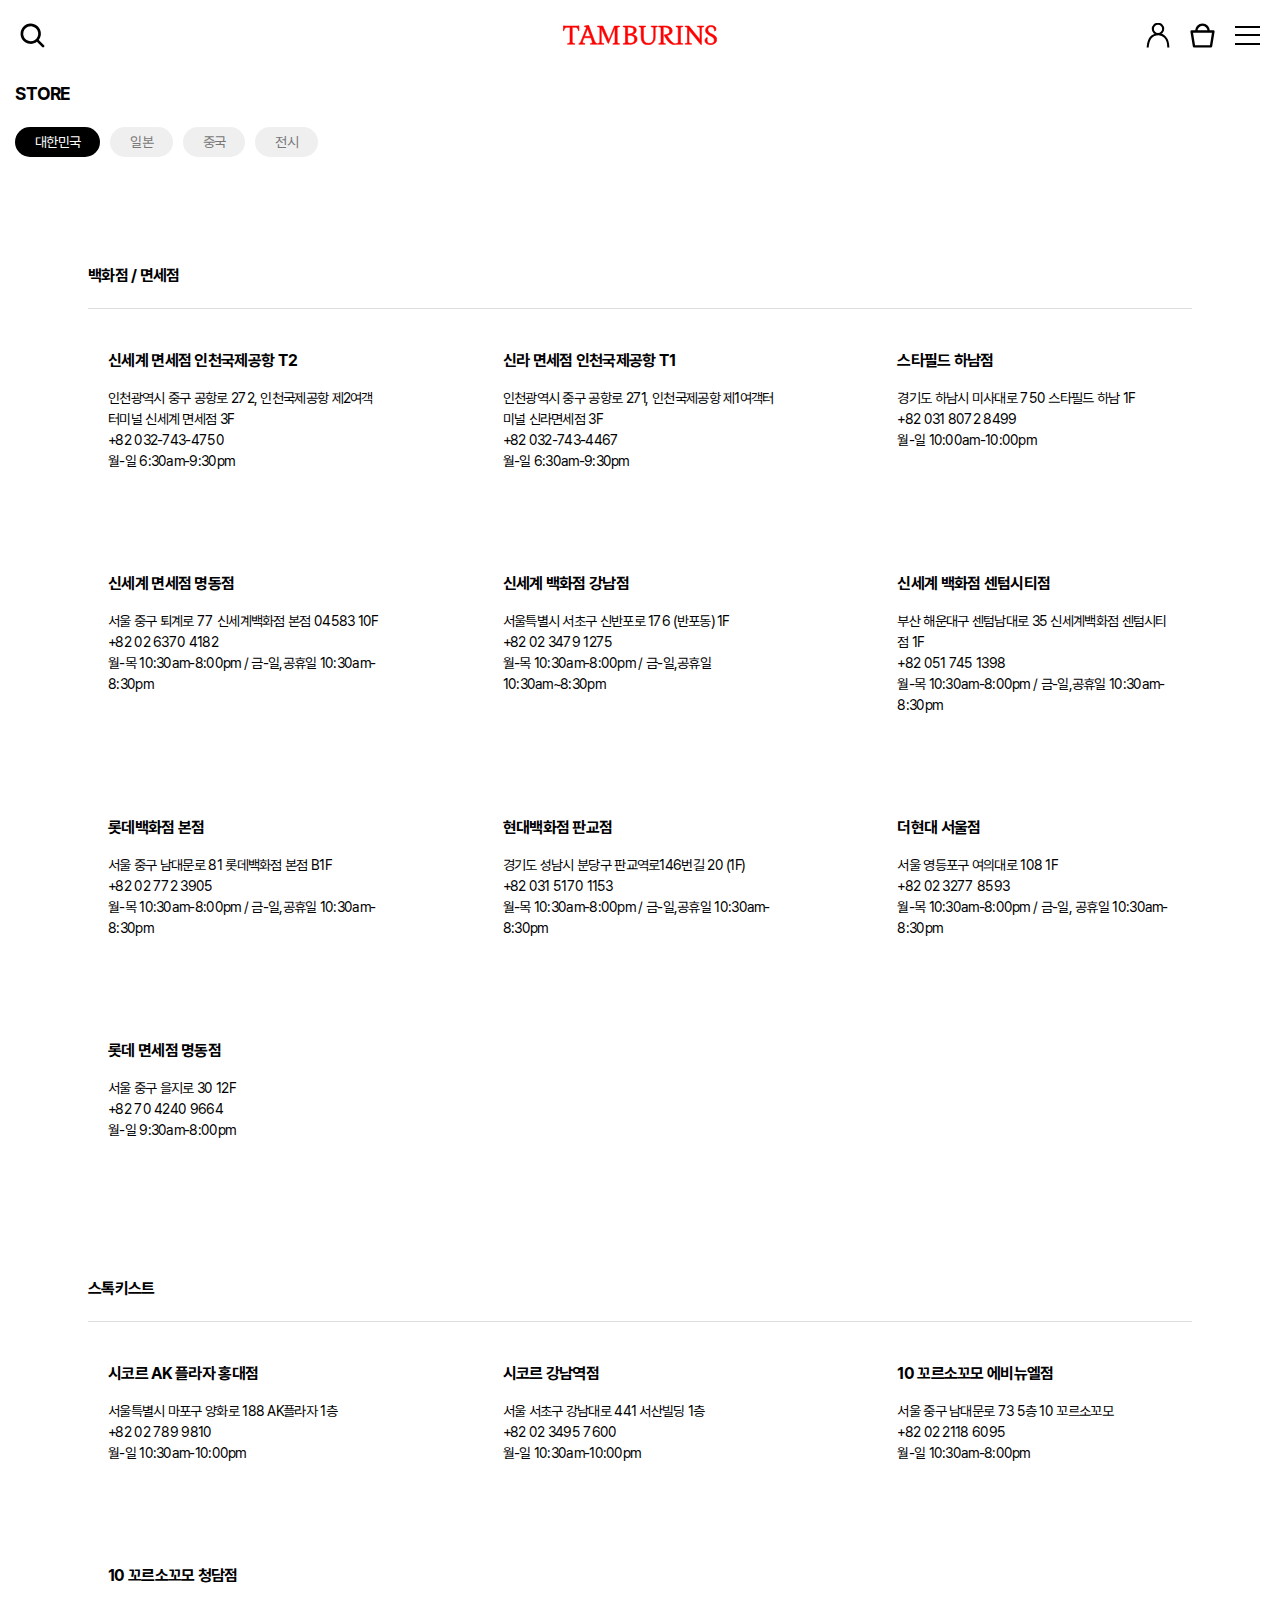
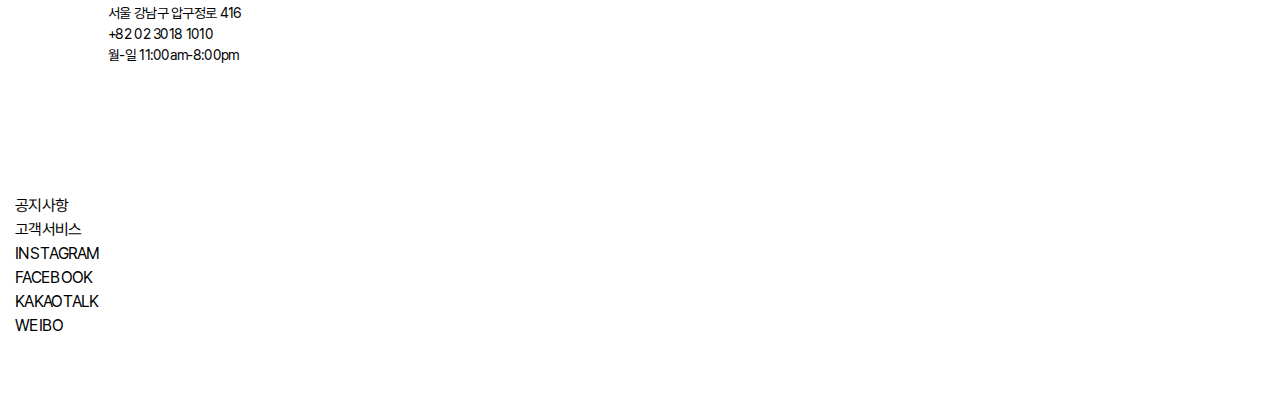
<file: assets/store.html>
<!DOCTYPE html>
<html lang="en">
  <head>
    <meta charset="UTF-8" />
    <meta name="viewport" content="width=device-width, initial-scale=1.0" />
    <link
      rel="icon"
      type="image/png"
      sizes="16x16"
      href="../assets/img/favicon.ico"
    />
    <title>TAMBURINS</title>
    <!-- css s -->
    <link rel="stylesheet" href="./css/common.css" />
    <link rel="stylesheet" href="./css/layout.css" />
    <link rel="stylesheet" href="./css/base.css" />
    <link rel="stylesheet" href="./css/store.css" />
    <!-- css e -->
    <!-- JS s -->
    <script src="./js/jquery-3.7.1.min.js"></script>
    <script src="./js/layout.js"></script>
    <script type="module" src="./js/store.js" defer></script>
    <!-- JS e -->
  </head>
  <body>
    <div class="wrapper">
      <!-- skip s -->
      <div class="skip">
        <a href="#main">본문 바로가기</a>
      </div>
      <!-- skip e -->
      <!-- header s -->
      <header class="header">
        <div class="dimm"></div>
        <div class="inner-header">
          <div class="header-left">
            <button type="button" class="search-open-btn">
              <span class="blind">검색 버튼</span>
            </button>
          </div>
          <h1 class="logo">
            <a href="#">
              <img src="./img/main/logo_red.svg" alt="TAMBURINS" />
            </a>
          </h1>
          <!-- gnb-wrap s -->
          <div class="gnb-wrap">
            <div class="gnb-inner">
              <!-- gnb s -->
              <nav class="gnb">
                <ul class="gnb-list">
                  <li>
                    <a href="#">EVENING GLOW</a>
                    <ul class="dep2">
                      <li>
                        <a href="#">
                          <p class="dep2-tit">EVENING GLOW</p>
                        </a>
                      </li>
                    </ul>
                  </li>
                  <li>
                    <a href="#">PERFUME</a>
                    <ul class="dep2">
                      <li>
                        <a href="#">
                          <p class="dep2-tit">EVENING GLOW</p>
                        </a>
                      </li>
                      <li>
                        <a href="#">
                          <p class="dep2-tit">EVENING GLOW</p>
                        </a>
                      </li>
                    </ul>
                  </li>
                  <li>
                    <a href="#">HAND&LIP</a>
                    <ul class="dep2">
                      <li>
                        <a href="#">
                          <p class="dep2-tit">EVENING GLOW</p>
                        </a>
                      </li>
                    </ul>
                  </li>
                  <li>
                    <a href="#">BODY</a>
                    <ul class="dep2">
                      <li>
                        <a href="#">
                          <p class="dep2-tit">EVENING GLOW</p>
                        </a>
                      </li>
                    </ul>
                  </li>
                  <li>
                    <a href="#">HOME FRAGRANCE</a>
                    <ul class="dep2">
                      <li>
                        <a href="#">
                          <p class="dep2-tit">EVENING GLOW</p>
                        </a>
                      </li>
                    </ul>
                  </li>
                  <li>
                    <a href="#">STORE</a>
                  </li>
                  <li>
                    <a href="#">COMMUNITY</a>
                    <ul class="dep2">
                      <li>
                        <a href="#">
                          <p class="dep2-tit">EVENING GLOW</p>
                        </a>
                      </li>
                    </ul>
                  </li>
                </ul>
              </nav>
              <!-- gnb e -->
              <!-- gnb-link s -->
              <div class="gnb-link">
                <ul class="link-list">
                  <li><a href="#">고객서비스</a></li>
                  <li><a href="#">SHOP IN KOREAN</a></li>
                </ul>
              </div>
              <!-- gnb-link e -->
            </div>
          </div>
          <!-- gnb-wrap e -->
          <!-- util s -->
          <div class="util">
            <button type="button" class="account-btn cart-btn">
              <span class="blind">로그인 버튼</span>
            </button>
            <button type="button" class="cart-btn">
              <span class="blind">장바구니 버튼</span>
            </button>
            <button type="button" class="menu-btn">
              <span class="blind">메뉴 버튼</span>
              <span class="line"></span>
            </button>
          </div>
          <!-- util e -->
        </div>
        <!-- search-wrap s -->
        <div class="search-wrap">
          <div class="search-top">
            <button type="button" class="search-close-btn">
              <span class="blind">검색창 닫힘</span>
            </button>
          </div>
          <div class="search-form">
            <form id="searchFrm" name="searchFrm" action="abc.php">
              <fieldset>
                <legend class="blind">검색창</legend>
                <div class="form-inner">
                  <div class="search-box">
                    <input
                      type="text"
                      id="searchForm"
                      name="query"
                      placeholder="어떤 상품을 찾으시나요?"
                      title="검색어"
                      tabindex="0"
                    />
                    <button type="button" class="erase-btn">
                      <span class="blind">검색결과 지우기</span>
                    </button>
                    <button type="button" class="search-btn">
                      <span class="blind">검색</span>
                    </button>
                  </div>
                  <div class="search-content recommend active">
                    <em class="box-tit">제안</em>
                    <ul class="recommend-list">
                      <li>퍼퓸 이브닝글로우 11mL</li>
                      <li>퍼퓸 이브닝글로우 50mL</li>
                      <li>퍼퓸 밤 이브닝글로우</li>
                      <li>쉘 퍼퓸 핸드 이브닝글로우</li>
                    </ul>
                  </div>
                  <div class="search-content result">
                    <em class="box-tit">검색 결과</em>
                    <ul class="result-list">
                      <li class="item">
                        <a href="#">
                          <div class="img-box">
                            <img src="./img/img-test01.jpg" alt="이미지" />
                          </div>
                          <p class="item-name">
                            <span class="result">이브닝 글로우</span> 핸드크림
                          </p>
                        </a>
                      </li>
                      <li class="item">
                        <a href="#">
                          <div class="img-box">
                            <img src="./img/img-test01.jpg" alt="이미지" />
                          </div>
                          <p class="item-name">
                            <span class="result">이브닝 글로우</span> 핸드크림
                          </p>
                        </a>
                      </li>
                      <li class="item">
                        <a href="#">
                          <div class="img-box">
                            <img src="./img/img-test01.jpg" alt="이미지" />
                          </div>
                          <p class="item-name">
                            <span class="result">이브닝 글로우</span> 핸드크림
                          </p>
                        </a>
                      </li>
                    </ul>
                    <div class="btn-wrap">
                      <button type="button" class="more-btn">
                        검색결과 더보기
                      </button>
                    </div>
                  </div>
                </div>
              </fieldset>
            </form>
          </div>
        </div>
        <!-- search-wrap e -->
      </header>
      <!-- header e -->
      <!-- sub-container s -->
      <div class="sub-container" id="main">
        <!-- sub-top s -->
        <div class="sub-top">
          <div class="inner">
            <h3 class="sub-title">store</h3>
            <ul class="category-tab">
              <li class="on"><a href="#">대한민국</a></li>
              <li><a href="#">일본</a></li>
              <li><a href="#">중국</a></li>
              <li><a href="#">전시</a></li>
            </ul>
          </div>
        </div>
        <!-- sub-top e -->
        <!-- contents s -->
        <div class="contents">
          <!-- 여기부터 컨텐츠 추가 -->
          <div class="store_wrap">
            <div class="store_section">
              <ul class="store_list"></ul>
            </div>

            <div class="store-desc">
              <div class="store_section">
                <h3>백화점 / 면세점</h3>
                <ul class="store_grid">
                  <li class="item">
                    <strong>신세계 면세점 인천국제공항 T2</strong>
                    <ul>
                      <li>
                        인천광역시 중구 공항로 272, 인천국제공항 제2여객터미널
                        신세계 면세점 3F
                      </li>
                      <li>+82 032-743-4750</li>
                      <li>월-일 6:30am-9:30pm</li>
                    </ul>
                  </li>
                  <li class="item">
                    <strong>신라 면세점 인천국제공항 T1</strong>
                    <ul>
                      <li>
                        인천광역시 중구 공항로 271, 인천국제공항 제1여객터미널
                        신라면세점 3F
                      </li>
                      <li>+82 032-743-4467</li>
                      <li>월-일 6:30am-9:30pm</li>
                    </ul>
                  </li>
                  <li class="item">
                    <strong>스타필드 하남점</strong>
                    <ul>
                      <li>경기도 하남시 미사대로 750 스타필드 하남 1F</li>
                      <li>+82 031 8072 8499</li>
                      <li>월-일 10:00am-10:00pm</li>
                    </ul>
                  </li>
                  <li class="item">
                    <strong>신세계 면세점 명동점</strong>
                    <ul>
                      <li>서울 중구 퇴계로 77 신세계백화점 본점 04583 10F</li>
                      <li>+82 02 6370 4182</li>
                      <li>
                        월-목 10:30am-8:00pm / 금-일,공휴일 10:30am-8:30pm
                      </li>
                    </ul>
                  </li>
                  <li class="item">
                    <strong>신세계 백화점 강남점</strong>
                    <ul>
                      <li>서울특별시 서초구 신반포로 176 (반포동) 1F</li>
                      <li>+82 02 3479 1275</li>
                      <li>
                        월-목 10:30am-8:00pm / 금-일,공휴일 10:30am~8:30pm
                      </li>
                    </ul>
                  </li>
                  <li class="item">
                    <strong>신세계 백화점 센텀시티점</strong>
                    <ul>
                      <li>
                        부산 해운대구 센텀남대로 35 신세계백화점 센텀시티점 1F
                      </li>
                      <li>+82 051 745 1398</li>
                      <li>
                        월-목 10:30am-8:00pm / 금-일,공휴일 10:30am-8:30pm
                      </li>
                    </ul>
                  </li>
                  <li class="item">
                    <strong>롯데백화점 본점</strong>
                    <ul>
                      <li>서울 중구 남대문로 81 롯데백화점 본점 B1F</li>
                      <li>+82 02 772 3905</li>
                      <li>
                        월-목 10:30am-8:00pm / 금-일,공휴일 10:30am-8:30pm
                      </li>
                    </ul>
                  </li>
                  <li class="item">
                    <strong>현대백화점 판교점</strong>
                    <ul>
                      <li>경기도 성남시 분당구 판교역로146번길 20 (1F)</li>
                      <li>+82 031 5170 1153</li>
                      <li>
                        월-목 10:30am-8:00pm / 금-일,공휴일 10:30am-8:30pm
                      </li>
                    </ul>
                  </li>
                  <li class="item">
                    <strong>더현대 서울점</strong>
                    <ul>
                      <li>서울 영등포구 여의대로 108 1F</li>
                      <li>+82 02 3277 8593</li>
                      <li>
                        월-목 10:30am-8:00pm / 금-일, 공휴일 10:30am-8:30pm
                      </li>
                    </ul>
                  </li>
                  <li class="item">
                    <strong>롯데 면세점 명동점</strong>
                    <ul>
                      <li>서울 중구 을지로 30 12F</li>
                      <li>+82 70 4240 9664</li>
                      <li>월-일 9:30am-8:00pm</li>
                    </ul>
                  </li>
                </ul>
              </div>
              <div class="store_section">
                <h3>스톡키스트</h3>
                <ul class="store_grid">
                  <li class="item">
                    <strong>시코르 AK 플라자 홍대점</strong>
                    <ul>
                      <li>서울특별시 마포구 양화로 188 AK플라자 1층</li>
                      <li>+82 02 789 9810</li>
                      <li>월-일 10:30am-10:00pm</li>
                    </ul>
                  </li>
                  <li class="item">
                    <strong>시코르 강남역점</strong>
                    <ul>
                      <li>서울 서초구 강남대로 441 서산빌딩 1층</li>
                      <li>+82 02 3495 7600</li>
                      <li>월-일 10:30am-10:00pm</li>
                    </ul>
                  </li>
                  <li class="item">
                    <strong>10 꼬르소꼬모 에비뉴엘점</strong>
                    <ul>
                      <li>서울 중구 남대문로 73 5층 10 꼬르소꼬모</li>
                      <li>+82 02 2118 6095</li>
                      <li>월-일 10:30am-8:00pm</li>
                    </ul>
                  </li>
                  <li class="item">
                    <strong>10 꼬르소꼬모 청담점</strong>
                    <ul>
                      <li>서울 강남구 압구정로 416</li>
                      <li>+82 02 3018 1010</li>
                      <li>월-일 11:00am-8:00pm</li>
                    </ul>
                  </li>
                </ul>
              </div>
            </div>
          </div>
        </div>
        <!-- contents e -->
      </div>
      <!-- sub-container e -->
      <!-- footer s -->
      <footer class="footer">
        <div class="footer-inner">
          <div class="footer-top">
            <ul class="footer-link">
              <li><a href="#">공지사항</a></li>
              <li><a href="#">고객서비스</a></li>
            </ul>
            <ul class="sns-list">
              <li>
                <a
                  href="https://www.instagram.com/tamburinsofficial/"
                  target="_blank"
                  title="새창열림"
                  >INSTAGRAM</a
                >
              </li>
              <li>
                <a
                  href="https://www.facebook.com/tamburinsofficial/"
                  target="_blank"
                  title="새창열림"
                  >FACEBOOK</a
                >
              </li>
              <li>
                <a
                  href="https://pf.kakao.com/_RkqIj"
                  target="_blank"
                  title="새창열림"
                  >KAKAOTALK</a
                >
              </li>
              <li>
                <a
                  href="https://weibo.com/tamburinsofficial"
                  target="_blank"
                  title="새창열림"
                  >WEIBO</a
                >
              </li>
            </ul>
          </div>
          <div class="footer-btm">
            <div class="footer-logo">
              <img src="./img/main/logo.svg" alt="TAMBURINS" />
            </div>
          </div>
        </div>
      </footer>
      <!-- footer e -->
    </div>
  </body>
</html>
</file>
<file: assets/css/common.css>
@charset "utf-8";
/* font s */
@font-face {
  font-family: 'Pretendard';
  src: url(../font/Pretendard-Regular.woff) format('woff');
  font-weight: 400;
}
@font-face {
  font-family: 'Pretendard';
  src: url(../font/Pretendard-Medium.woff) format('woff');
  font-weight: 500;
}
@font-face {
  font-family: 'Pretendard';
  src: url(../font/Pretendard-Bold.woff) format('woff');
  font-weight: 700;
}
@font-face {
    font-family: 'Tamburins';
    src: url(../font/Tamburins-Regular.woff) format('woff');
    font-weight: 500;
  }
/* font e */
:root {
    /* font */
    --pretendard: 'Pretendard', sans-serif;
    --tamburins: 'Tamburins', serif;

    /* color */
    --point-color: #FF0000;
    --header-btn-color: #000;
    --menu-btn-color: #fff;
    --border-color: #eee;
    --sub-text-color: #a4a4a4;
    --link-btn-color: #000;

    /* 단위 (높이, 마진 패딩 값 등) */
    --header-height: 45px;
    --gnb-link-height: 120px;
    --header-btn-size: 20px;
}

/* reset css s */
* {margin :0; padding: 0; font: inherit; color: inherit;}
*, :after, :before {box-sizing: border-box; flex-shrink: 0;}
:root {-webkit-tap-highlight-color: transparent; -webkit-text-size-adjust: 100%; text-size-adjust: 100%; cursor: default; line-height: 1.5; overflow-wrap: break-word; word-break: break-word; tab-size: 4}
html, body {height: 100%;}
img, picture, video, canvas, svg {display: block; max-width: 100%;}
button {background: none; border: 0; cursor: pointer;}
a {text-decoration: none;}
table {border-collapse: collapse; border-spacing: 0;}
ul, ol {list-style: none;}
address, em {font-style: normal;}
fieldset {border: 0;}
html {font-family: var(--pretendard);}
iframe {overflow: hidden; margin: 0; padding: 0; border: 0;}
/* reset css e */

/* common css s */
body {font-size: 14px; letter-spacing: -0.7px;}
body.on {overflow: hidden;}
.dimm {position: fixed;  left: 0;  top: 0;  bottom: 0;  opacity: 0;  width: 100%;  height: 0;  background: rgba(17, 17, 17, 0.8); transition: opacity 0.3s; backdrop-filter: saturate(180%) blur(10px); -webkit-backdrop-filter: saturate(180%) blur(10px);}
.dimm.on {opacity: 1;  height: 100vh;  z-index: 20;}
.blind {position: absolute; overflow: hidden; width: 1px; height: 1px; clip: rect(0,0,0,0); margin: -1px;}
.skip {width: 100%; height: 0; top: 0; left: 0;}
.skip a {display: block; overflow: hidden; position: absolute; top: 0; text-indent: -9999px;}
.skip a:focus, .skip a:active {display: block; position: absolute;  top: 0;  width: 100%; z-index: 9999;  padding: 10px 0; font-size: 15px; line-height: 14px; text-indent: 0; text-align: center; color: #fff; background: #444;}
.skip a:focus-visible {outline: 3px dashed #000; outline-offset: -3px;}
.wrapper {min-width: 280px; height: 100%; display: flex; flex-direction: column;}
::selection {background-color: #000; color: #fff;}
@media screen and (min-width: 768px) {
  body {font-size: 15px;}
}

@media screen and (min-width: 1024px) {
  body {font-size: 16px;}
}
</file>
<file: assets/css/layout.css>
@charset "utf-8";
/** header s **/
.header {height: var(--header-height); position: fixed; left: 0; top: 0; right: 0; z-index: 20;}
.header.sticky {backdrop-filter: blur(15px); -webkit-backdrop-filter: blur(15px);}
@media screen and (min-width: 768px) {
    :root {--header-height: 60px;}
}

@media screen and (min-width: 1024px) {
    :root {--header-height: 70px;}
}
/* inner-header s */
.inner-header {display: flex; justify-content: space-between; align-items: center; padding: 10px; height: 100%;}
.logo {width: 116px;}
.logo>a {display: flex;}
.logo img {width: 100%; height: 100%;}
.header-left {display: flex; align-items: center;}
@media screen and (min-width: 768px) {
    .logo {width: 154px;}
    .inner-header {padding: 10px 15px;}
    .header-left {min-width: 115px;}
}

@media screen and (min-width: 1024px) {
    .inner-header {padding: 15px 20px;}
}
/* inner-header e */
/* gnb s */
.gnb-wrap {position: fixed; top: 0; right: -100%; width: 100%; height: 100vh; transition: right 0.4s; background-color: #fff;}
.gnb-wrap.open {right: 0;}

.gnb-top {height: var(--header-height); display: flex; justify-content: flex-end; align-items: center; padding: 10px;}
.gnb {height: calc(100% - var(--header-height) - var(--gnb-link-height));}

.gnb-inner {display: flex; flex-direction: column; padding-top: var(--header-height); height: calc(100% + var(--header-height));}

.gnb .dep1 {display: flex; padding: 13px 15px; font-size: 18px; cursor: pointer;}
.gnb .dep2 {display: none; padding: 0 15px 30px; font-size: 15px;}
.gnb-link {height: var(--gnb-link-height); padding: 10px;}

.link-list>li:not(:last-child) {padding-bottom: 10px;}

@media screen and (min-width: 768px) {
    .gnb .dep1  {font-size: 22px;}
    .gnb .dep2 {font-size: 18px;}
}

@media screen and (min-width: 1024px) {
    .gnb .dep1  {font-size: 22px;}
    .gnb .dep2 {font-size: 18px;}
}

@media screen and (min-width: 1200px) {
    .gnb .dep1 {font-size: 28px;}
}

@media screen and (min-width: 1400px) {
    .gnb .dep1 {font-size: 1.8vw;}
    .gnb .dep2 {font-size: 20px;}
}
/* gnb e */
/* util s */
.util {display: flex; gap: 12px;}
.util button {width: var(--header-btn-size); height: var(--header-btn-size); background-repeat: no-repeat; background-position: center; background-size: 100%;}
.search-open-btn {width: var(--header-btn-size); height: var(--header-btn-size); background: url('../img/main/icon_search_w.svg') no-repeat center/100%;}

.menu-btn {position: relative; display: flex; flex-direction: column; justify-content: center; z-index: 19; transition: background-color .3s;}
.menu-btn .line {width: var(--header-btn-size); height: 2px; background-color: var(--menu-btn-color);}
.menu-btn .line::before, .menu-btn .line::after {content: ''; position: absolute; left: 0; width: var(--header-btn-size); height: 2px; background-color: var(--menu-btn-color);}
.menu-btn .line::before {top: 2px;}
.menu-btn .line::after {bottom: 2px;}
.menu-btn.on {--menu-btn-color: #000;}
.menu-btn.on .line {transform: rotate(-45deg); width: var(--header-btn-size); transition: rotate .3s;}
.menu-btn.on .line::before {top: 0; opacity: 0;}
.menu-btn.on .line::after {bottom: 0; transform: rotate(90deg);}

.util button.cart-btn {background-image: url('../img/main/icon_bag_w.svg'); position: relative;}
.util button.account-btn {background-image: url('../img/main/icon_account_w.svg'); background-size: 96%;}
.cart-item-count {position: absolute; top: 0; right: -7px; width: 16px; height: 16px; display: inline-block;  background: #000;  color: #fff; border-radius: 50%; font-size: 10px;}


@media screen and (min-width: 768px) {
    .util {gap: 20px;}
    .header {--header-btn-size: 25px;}
    .menu-btn .line::before {top: 3px;}
    .menu-btn .line::after {bottom: 3px;}
}
/* util e */
/* search s */
.search-wrap {position: fixed; top: 0; bottom: 0; left: -100%; width: 100%; max-width: 768px; height: 100vh; background: #fff; transition: left 0.4s; overflow-y: auto; z-index: 35;}
.search-wrap.open {left: 0;}

.search-top {height: var(--header-height); display: flex; align-items: center; justify-content: flex-end; padding: 10px 28px;}
.search-top button {width: var(--header-btn-size); height: var(--header-btn-size); position: relative;}
.search-top button::before, .search-top button::after {content: ''; display: inline-block; position: absolute; width: var(--header-btn-size); height: 2px; background-color: #000; left: 0;}
.search-top button::before  {transform: rotate(45deg);}
.search-top button::after  {transform: rotate(-45deg);}

.search-form {padding: 15px 15px 30px;}
.form-inner {display: flex; flex-direction: column; gap: 25px;}
.search-form input {border: none;  background: transparent; width: calc(100% - 40px); padding: 10px 35px 10px 17px;}
.search-box {background: #f9f9f9; position: relative; padding: 5px 10px;}
.search-box button {position: absolute; right: 11px; top: 50%; transform: translateY(-50%);}
.search-btn {width: 35px; height: 35px; background: url('../img/main/icon_search_b.svg') no-repeat center/50%;}
.search-box button.erase-btn {width: 35px; height: 35px; right: 46px; opacity: 0; transition: opacity .25s;}
.search-box button.erase-btn.on {opacity: 1;}
.erase-btn::before, .erase-btn::after {content: ''; position: absolute; left: 50%; top: 50%; width: 20px; height: 2px; background-color: #aaa; translate: -50% -50%;}
.erase-btn::before {rotate: 45deg;}
.erase-btn::after {rotate: -45deg;}

.search-content {display: none;}
.search-content.active {display: block;}
.box-tit {display: block; font-size: 1.3rem; font-weight: 700; margin-bottom: 0.8rem;}
.recommend-list>li {cursor: pointer;}
.recommend-list>li:not(:first-child) {padding-top: 0.5rem;}

.result-list {display: flex; flex-direction: column; gap: 10px;}
.result-list .item>a {display: flex; gap: 10px; align-items: center;}
.result-list .img-box {width: 80px; height: 100px; border-radius: 5px; overflow: hidden;}
.result-list .img-box img {width: 100%; height: 100%; object-fit: cover;}
.result-list .item-name {color: #777;}
.result-list .item-name strong {color: #000;}ß
.result-list .result {color: #000;}

.search-wrap .btn-wrap {margin-top: 1.5rem;}
.search-wrap .more-btn {display: none; width: 100%; padding: 7px 20px; border: 1px solid var(--border-color); border-radius: 5px;}

@media screen and (min-width: 768px) {
    .result-list .item>a {gap: 20px;}
    .search-form {padding: 15px 70px 30px;}
}
/* search e */
/** header e **/

/** footer s **/
.footer {margin-top: auto; padding: 40px 15px;}
.footer-btm {display: flex; justify-content: space-between; margin-top: 20px;}

.footer-btm a:hover, .footer-top a:focus {text-decoration: underline;}
.footer-btm p {font-weight: 700;}

@media screen and (min-width: 768px) {
    .footer-btm {margin-top: 40px; padding: 0 10px;}
    .footer-btm ul {display: flex; gap: 10px;}
    .footer-btm>div {display: flex; gap: 10px;}
}

/** footer e **/

/* 공통 max-width */
.inner-header, .gnb-inner, .footer-inner {max-width: 1600px; margin: 0 auto;}
</file>
<file: assets/css/base.css>
@charset "utf-8";
/* sub 레이아웃 */
.header {background: #fff;}
.header .search-open-btn {background-image: url('../img/main/icon_search_b.svg');}
.header .menu-btn {--menu-btn-color: #000;}
.header .util button.cart-btn {background-image: url('../img/main/icon_bag_b.svg');}
.header .util button.account-btn {background-image: url('../img/main/icon_account_b.svg'); z-index: 1;}

.sub-top {position: fixed; top: var(--header-height);  width: 100%; background-color: #fff; z-index: 15;}
.sub-top .inner {width: 100%; max-width: 1600px; display: flex; flex-direction: column; margin: 0 auto;}
.sub-top .inner{display: none;}
.sub-top .inner:has(li.on){display: block;}
.sub-title {font-weight: bold; font-size: 16px; padding: 10px 15px; border-bottom: 1px solid var(--border-color); text-transform: uppercase;}
.category-tab {padding: 10px 15px; display: flex; gap: 10px; overflow-x: auto; display: none;}
.category-tab>li {height: 30px; padding: 0 20px; line-height: 30px; background: #EFEFEF; color: #777; border-radius: 20px; font-size: 13px;}
.category-tab>li.on {color: #fff; background: #000; }
.category-tab:has(li.on) {display: flex; }

.contents {margin-top: calc(var(--header-height) + 95px);}
.contents.type2 {margin-top: var(--header-height);}
.inner-cont {max-width: 600px; margin: 0 auto; padding: 70px 15px;}
.inner-cont h3 {font-size: 25px; font-weight: bold; margin-bottom: 20px;}
.tab-list{
    padding: 0 0 80px;
    display: flex;
    flex-wrap: wrap;
    gap: 10px 25px;
    -ms-overflow-style: none; /* for Internet Explorer, Edge */
    scrollbar-width: none; /* for Firefox */
}
.tab-list::-webkit-scrollbar {
    display: none; /* for Chrome, Safari, and Opera */
  }

.tab-list li {
    display: flex;
    align-items: center;
}
.tab-list li.on{
    background-color: #000;
    color: #fff;
    border-radius: 12px;
}
.tab-list li>a {
    padding: 7px 15px;
}
.tab-view-list>li {display: none;}
.tab-view-list>li.on {display: block;}
@media screen and (min-width: 768px) {
    .sub-top .inner {flex-direction: row; align-items: center;}
    .sub-title {border-bottom: none; font-size: 18px;}
    .category-tab>li {font-size: 14px;}

    .contents {margin-top: calc(var(--header-height) + 50px);}
    .inner-cont h3 {font-size: 30px; margin-bottom: 25px;}
}

@media screen and (max-width: 400px) {
    .tab-list {
        flex-wrap: nowrap;
        gap: 10px;
        overflow-x: auto;
        margin-bottom: 40px;
        padding-bottom: 10px;
    }
}
/* 에러페이지 */
.error-wrap {
    text-align: center;
    padding: 50px;
    display: flex;
    flex-direction: column;
    gap: 0.3rem;
    max-width: 1200px;
    margin: 0 auto;
    height: 100%;
    justify-content: center;
}
.error-wrap h1 {
    font-size: 1.5rem;
    margin: 15px 0 10px;
    font-weight: bold;
}
.error-wrap p {
    color: #555;
}
.error-wrap a {
    color: #fff;
    background-color: #000;
    padding: 7px 15px;
    border-radius: 12px;
    text-decoration: none;
}
.error-wrap a:hover {
    text-decoration: underline;
}
.error-wrap img{
    width: 100%;
}

@media screen and (min-width: 1024px) {
    .error-wrap h1 {
        margin: 30px 0 15px;
    }
}

/* 고객서비스 */
.svc h4 {font-weight: bold;}
</file>
<file: assets/css/store.css>
@charset "utf-8";

.store_wrap {
  padding-top: 80px;
  max-width: 1134px;
  margin: 0 auto;
  padding: 0 15px;
}
.store_section {
  padding: 3rem 0;
}
.store_list > li {
  margin-bottom: 80px;
}
.store_slide_wrap {
  position: relative;
  width: 100%;
  overflow: hidden;
}
.store_img {
  display: flex;
  transition: transform 0.3s ease;
  user-select: none;
}
.store_img li {
  flex-shrink: 0;
  width: 100%;
}
.store_img img {
  width: 100%;
  height: 100%;
  object-fit: cover;
  -webkit-user-drag: none;
}
.store_indic {
  position: absolute;
  bottom: 2%;
  left: 2%;
  width: 96%;
  height: 4px;
}
.store_indic ol {
  display: flex;
  width: 100%;
  height: 100%;
}
.store_indic li {
  flex: 1;
}
.indic_box {
  position: absolute;
  left: 0;
  top: 0;
  height: 100%;
  background-color: #fff;
  border-radius: 15px;
  transition: 0.4s ease-out;
  cursor: pointer;
}

.store_contents {
  display: flex;
  justify-content: space-between;
  padding-top: 20px;
}
.exhibition .store_contents {
  flex-direction: column;
  justify-content: flex-start;
}
.store_description {
  margin: 15px 0;
  color: #828282;
}
.store_info {
  display: flex;
  flex-direction: column;
  justify-content: space-between;
}
.store_info .store_name {
  font-weight: bold;
}
.store_address {
  font-size: 14px;
  text-decoration: underline;
}
.store_disc {
  display: flex;
  flex-direction: column;
  justify-content: space-between;
  gap: 5px;
}
.exhibition.store_disc {
  gap: 0;
  line-height: 25px;
}
.exhibition.store_disc p {
  text-align: right;
}
.store_disc p {
  font-size: 14px;
  text-align: right;
}
.exhibition .store_disc p {
  text-align: left;
}
.store_section > h3 {
  font-weight: bold;
  padding-bottom: 20px;
  border-bottom: 1px solid #ddd;
}
.store_grid {
  display: grid;
  grid-template-columns: repeat(3, 1fr);
  gap: 20px 80px;
}
.store_grid > .item {
  padding: 40px 20px;
}
.item > strong {
  display: block;
  padding-bottom: 15px;
  font-weight: bold;
}
.item > ul {
  font-size: 14px;
}

@media screen and (max-width: 800px) {
  .store_section {
    padding: 20px 0;
  }
  .store_grid {
    grid-template-columns: repeat(2, 1fr);
    gap: 15px;
  }
}

@media screen and (max-width: 500px) {
  .store_wrap {
    padding: 0;
  }
  .store_section > h3 {
    padding: 20px 15px;
  }
  .store_contents {
    display: flex;
    flex-direction: column;
    align-items: center;
  }
  .store_info {
    display: flex;
    flex-direction: row;
    gap: 8px;
  }
  .store_info > h2 {
    font-size: 18px;
  }
  .store_disc {
    align-items: center;
    padding: 1rem 0;
  }
  .store_disc p {
    text-align: center;
  }
  .store_description.exhibition {
    text-align: left;
  }
  .exhibition .store_disc p {
    padding: 0 10px;
  }
  .store_address {
    font-size: 12px;
    text-decoration: none;
    padding: 4px 8px;
    background-color: #000;
    color: #fff;
    border-radius: 20px;
  }
  .store_grid {
    grid-template-columns: repeat(1, 1fr);
    gap: 15px;
  }
  .store_grid > .item {
    padding: 20px 20px;
    text-align: center;
  }
}
</file>
